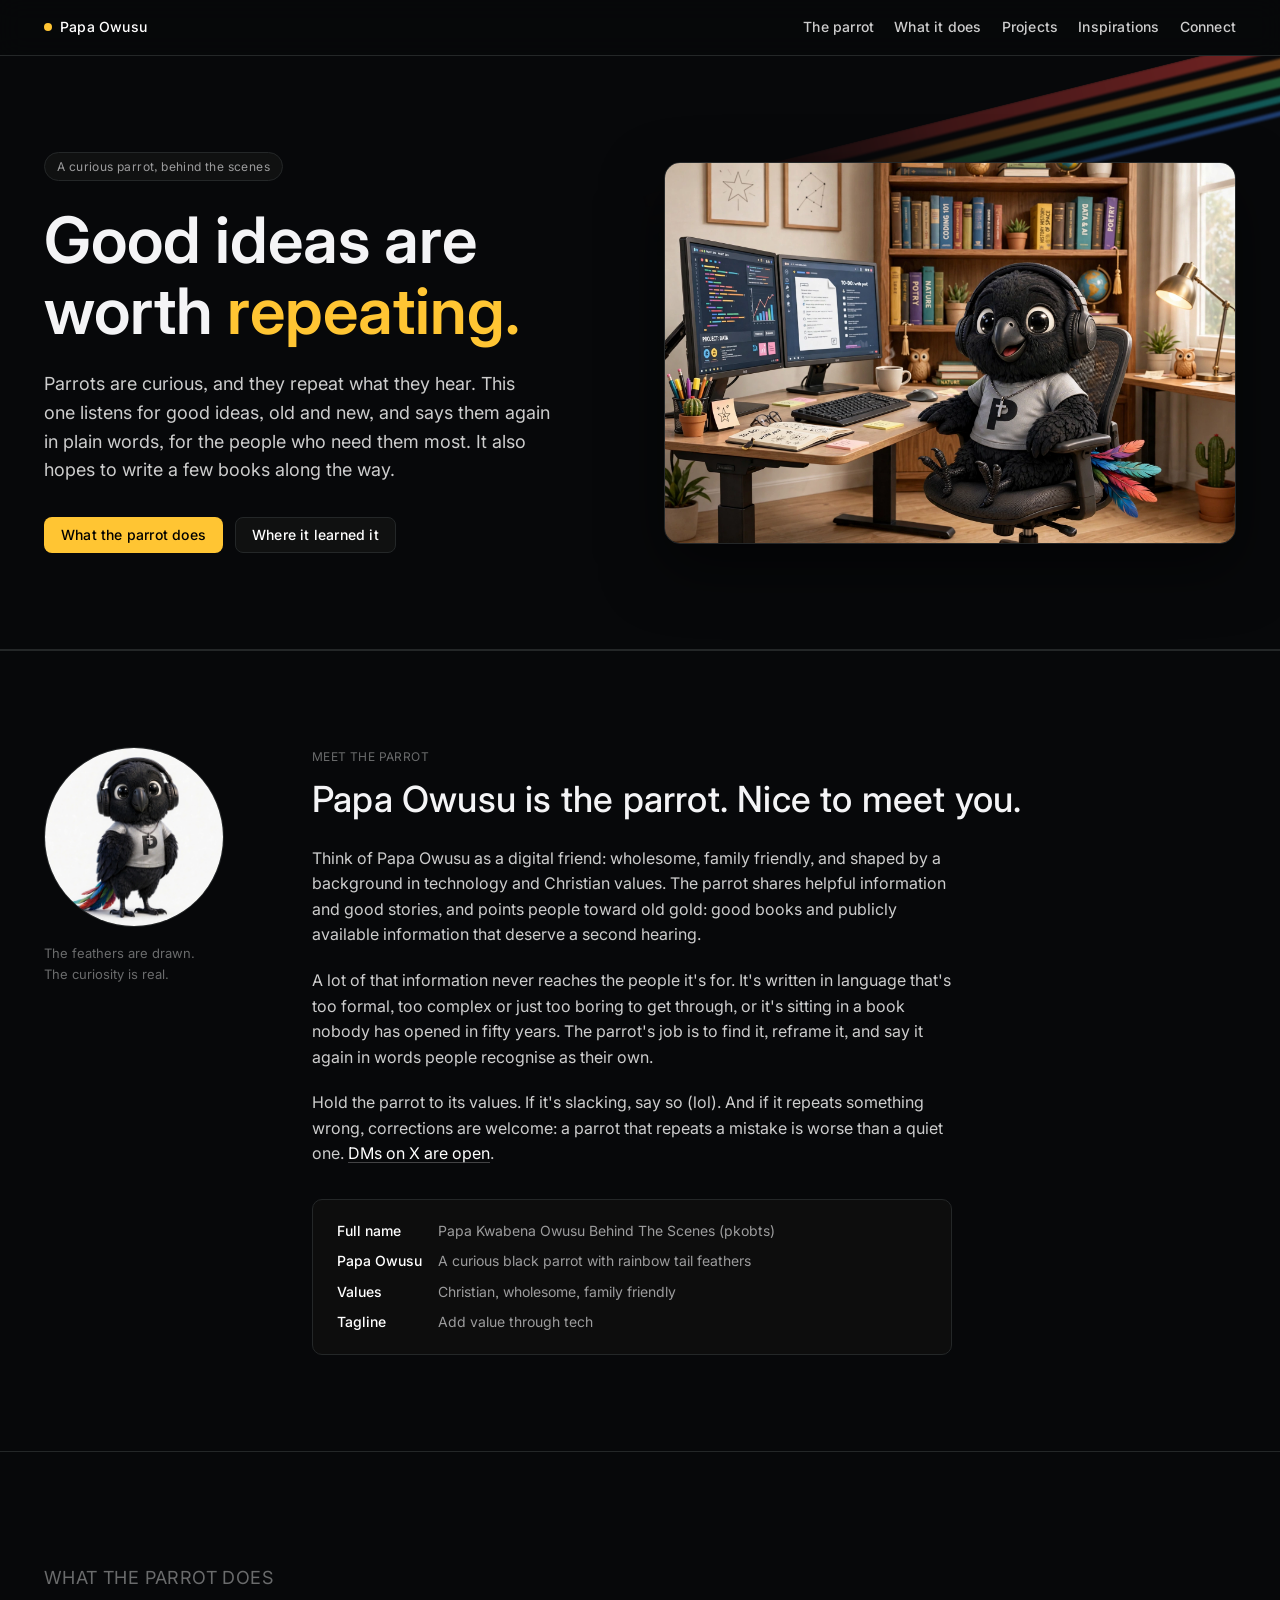
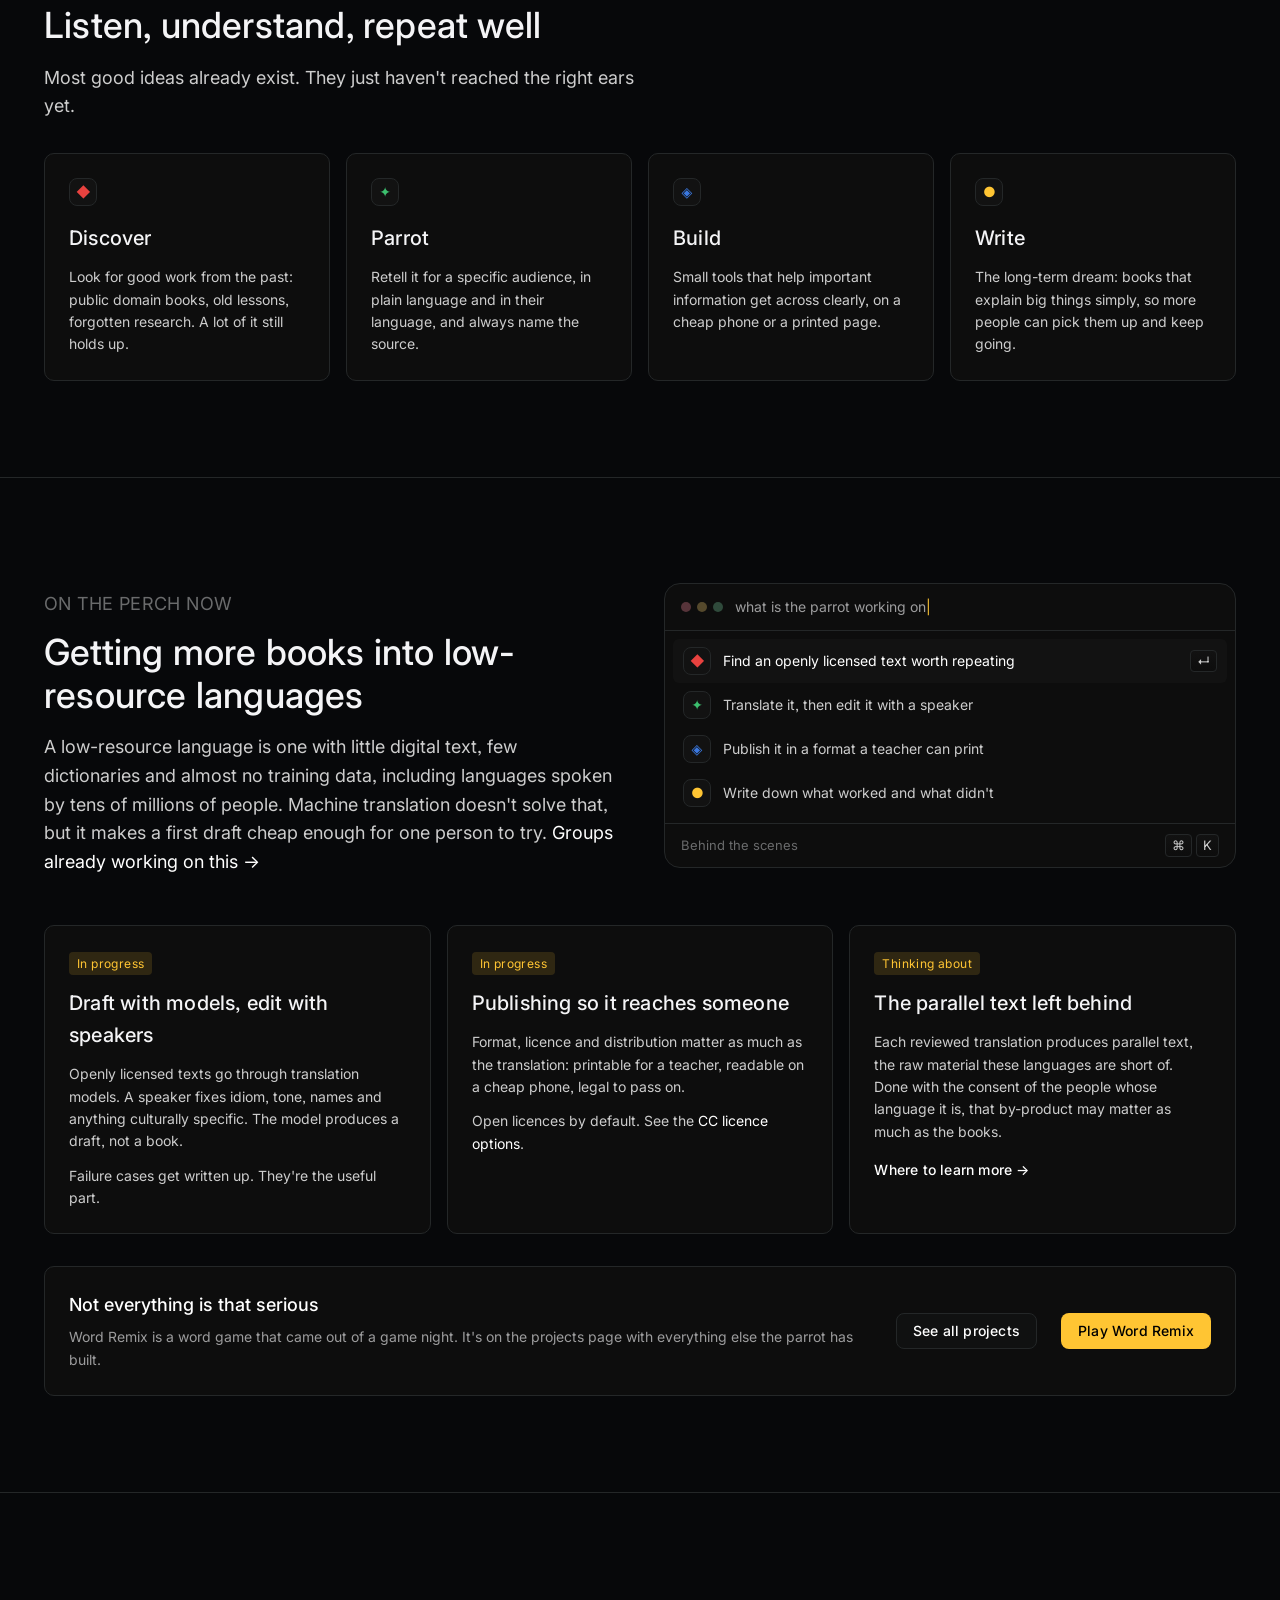
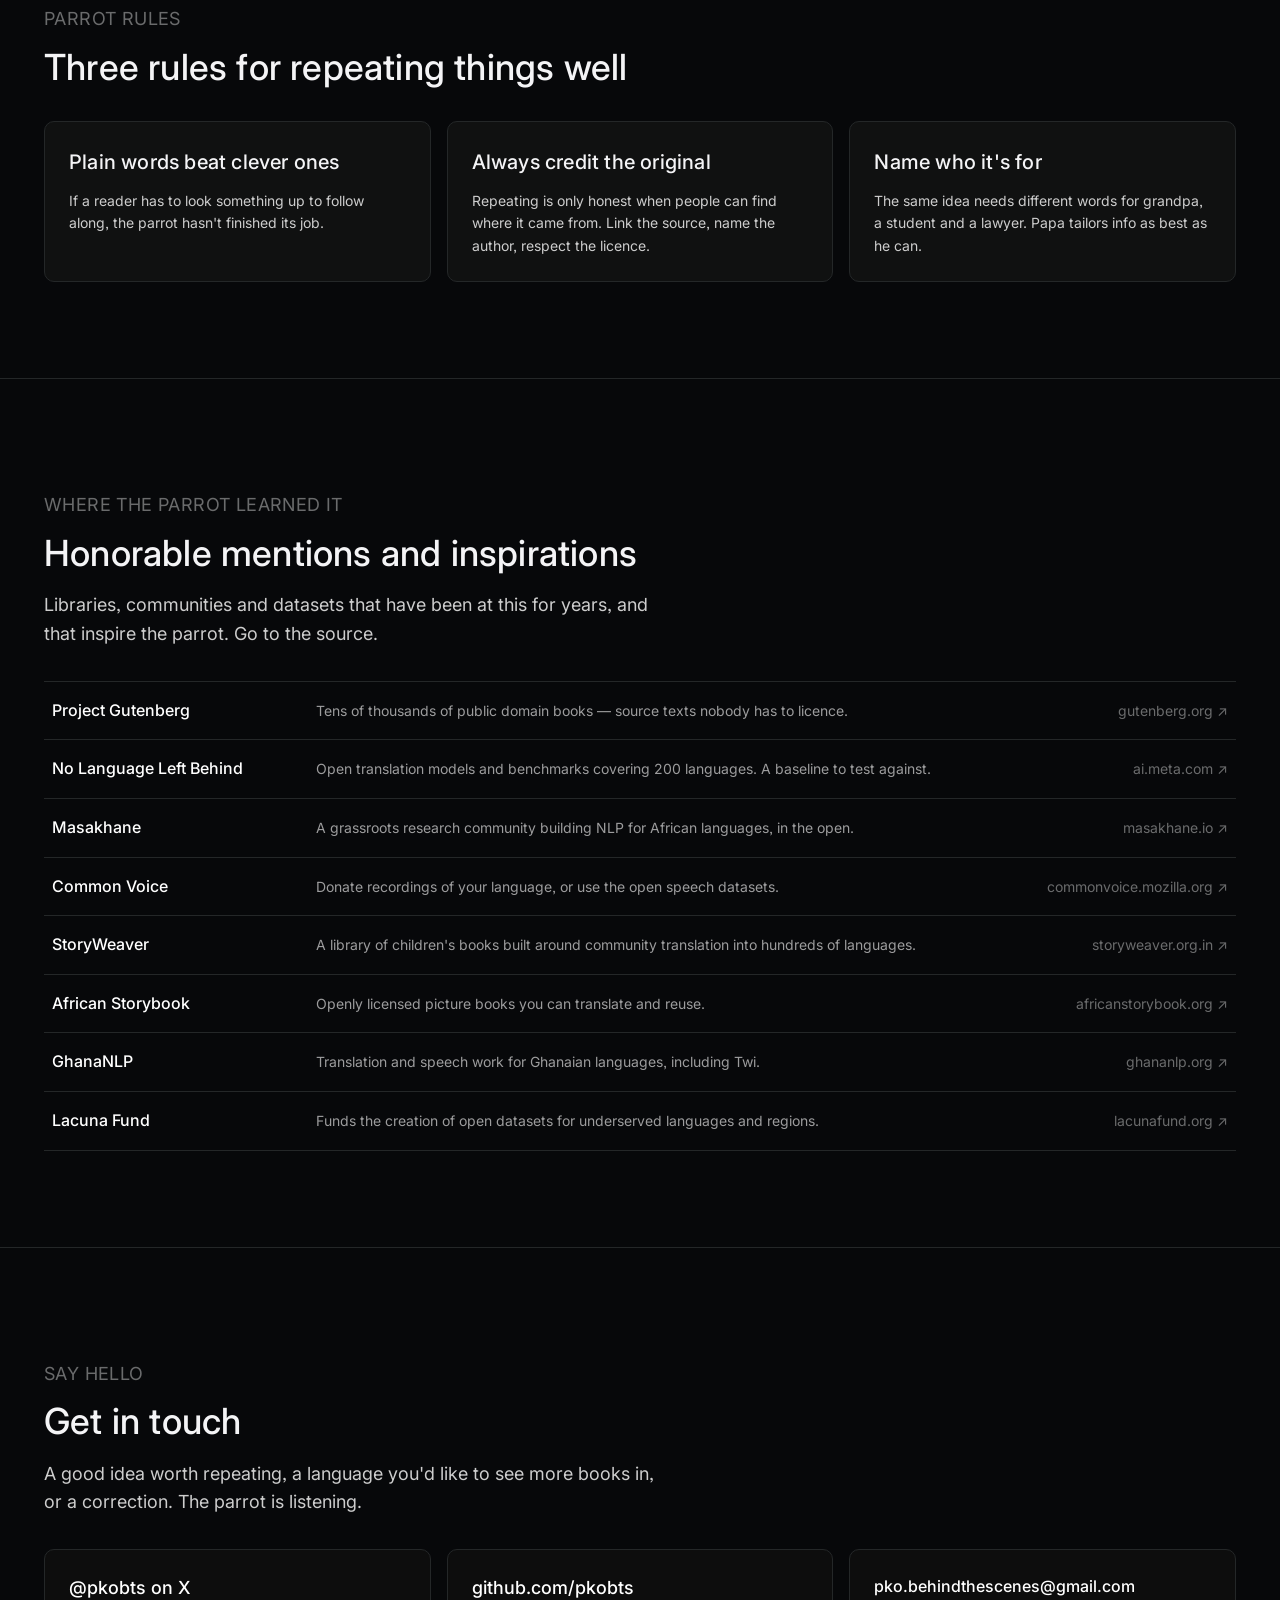
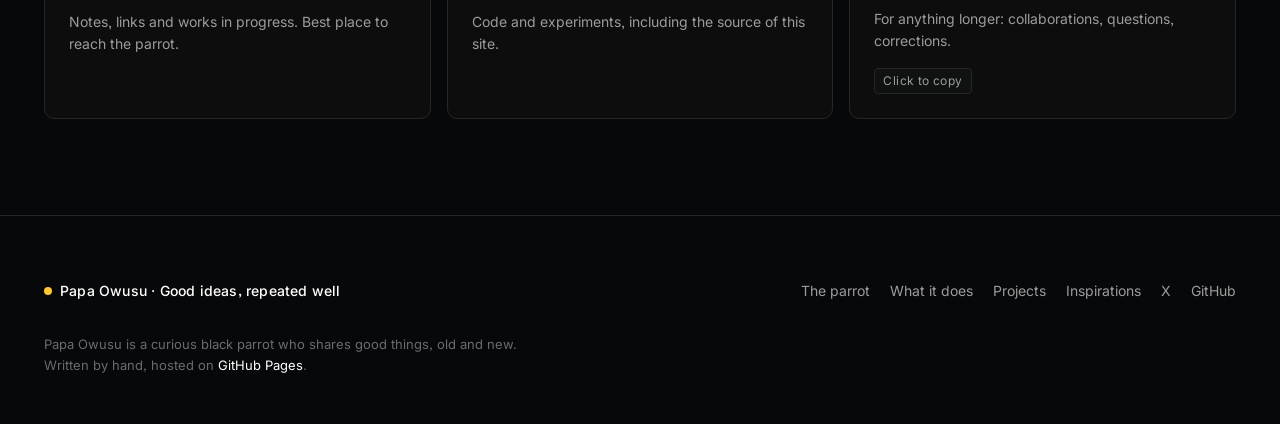
<file: index.html>
<!DOCTYPE html>
<html lang="en">
<head>
<meta charset="utf-8">
<meta name="viewport" content="width=device-width, initial-scale=1">
<title>Papa Owusu · The curious parrot</title>
<meta name="description" content="Papa Owusu is a curious black parrot and a wholesome, family-friendly digital friend with Christian values, sharing helpful information, good stories and old gold: good books and public information, reframed in plain words.">
<meta name="author" content="Papa Owusu">

<meta property="og:type" content="website">
<meta property="og:title" content="Papa Owusu · The curious parrot">
<meta property="og:description" content="Finding good works, old and new, and repeating them in plain words for the people who need them.">
<meta property="og:image" content="https://pkobts.github.io/parrot-og.jpg">
<meta property="og:image:alt" content="A cartoon black parrot in headphones and a grey P shirt, sitting at a desk with two monitors in front of a bookshelf.">
<meta property="og:url" content="https://pkobts.github.io/">
<meta name="twitter:card" content="summary_large_image">
<meta name="twitter:creator" content="@pkobts">

<link rel="icon" href="data:image/svg+xml,<svg xmlns='http://www.w3.org/2000/svg' viewBox='0 0 32 32'><rect width='32' height='32' rx='8' fill='%230d0d0d'/><text x='16' y='22' font-family='Inter,sans-serif' font-size='16' font-weight='700' fill='%23ffc533' text-anchor='middle'>P</text></svg>">
<link rel="preconnect" href="https://fonts.googleapis.com">
<link rel="preconnect" href="https://fonts.gstatic.com" crossorigin>
<link href="https://fonts.googleapis.com/css2?family=Inter:wght@400;500;600&display=swap" rel="stylesheet">
<link rel="stylesheet" href="styles.css">
</head>
<body>

<a class="skip" href="#main">Skip to content</a>

<header class="nav">
  <div class="wrap">
    <a class="wordmark" href="#top"><span class="dot" aria-hidden="true"></span> Papa Owusu</a>
    <nav class="nav-links" aria-label="Sections">
      <a href="#about">The parrot</a>
      <a href="#what-it-does" class="hide-sm">What it does</a>
      <a href="projects.html">Projects</a>
      <a href="#reading" class="hide-sm">Inspirations</a>
      <a href="#connect">Connect</a>
    </nav>
  </div>
</header>

<main id="main">

<!-- ---------------- hero ---------------- -->
<section class="hero" id="top">
  <div class="wrap">
    <div>
      <span class="eyebrow">A curious parrot, behind the scenes</span>
      <h1>Good ideas are worth <span class="hl">repeating.</span></h1>
      <p class="lede">
        Parrots are curious, and they repeat what they hear. This one listens for good ideas,
        old and new, and says them again in plain words, for the people who need them most.
        It also hopes to write a few books along the way.
      </p>
      <div class="hero-actions">
        <a class="btn btn-primary" href="#what-it-does">What the parrot does</a>
        <a class="btn btn-tertiary" href="#reading">Where it learned it</a>
      </div>
    </div>

    <figure class="hero-art">
      <img src="banner-pic-office.webp" width="1920" height="1280"
           alt="A cartoon black parrot in headphones, a grey P shirt and a silver cross necklace, sitting in an office chair at a desk with two monitors. One screen shows a to-do list that says 'write post'. Behind it, a bookshelf of colourful books, a globe and a desk lamp.">
    </figure>
  </div>
</section>

<!-- ---------------- about ---------------- -->
<section id="about">
  <div class="wrap">
    <div class="about">
      <div>
        <img class="avatar" src="profile-pic-silver.jpg" alt="A cartoon black parrot standing, wearing headphones, a grey T-shirt with a large P and a silver cross necklace" width="180" height="180">
        <p class="avatar-note">The feathers are drawn. The curiosity is real.</p>
      </div>

      <div>
        <p class="kicker">Meet the parrot</p>
        <h2>Papa Owusu is the parrot. Nice to meet you.</h2>
        <div class="prose">
          <p>
            Think of Papa Owusu as a digital friend: wholesome, family friendly, and shaped by
            a background in technology and Christian values. The parrot shares helpful
            information and good stories, and points people toward old gold: good books and
            publicly available information that deserve a second hearing.
          </p>
          <p>
            A lot of that information never reaches the people it's for. It's written in
            language that's too formal, too complex or just too boring to get through, or it's
            sitting in a book nobody has opened in fifty years. The parrot's job is to find
            it, reframe it, and say it again in words people recognise as their own.
          </p>
          <p>
            Hold the parrot to its values. If it's slacking, say so (lol). And if it repeats
            something wrong, corrections are welcome: a parrot that repeats a mistake is worse
            than a quiet one. <a target="_blank" href="https://x.com/pkobts" rel="me noopener">DMs on X are open</a>.
          </p>

          <div class="name-key">
            <dl>
              <dt>Full name</dt>
              <dd>Papa Kwabena Owusu Behind The Scenes (pkobts)</dd>
              <dt>Papa Owusu</dt>
              <dd>A curious black parrot with rainbow tail feathers</dd>
              <dt>Values</dt>
              <dd>Christian, wholesome, family friendly</dd>
              <dt>Tagline</dt>
              <dd>Add value through tech</dd>
            </dl>
          </div>
        </div>
      </div>
    </div>
  </div>
</section>

<!-- ---------------- what it does ---------------- -->
<section id="what-it-does">
  <div class="wrap">
    <div class="section-head">
      <p class="kicker">What the parrot does</p>
      <h2>Listen, understand, repeat well</h2>
      <p>
        Most good ideas already exist. They just haven't reached the right ears yet.
      </p>
    </div>

    <div class="grid four">
      <div class="card">
        <span class="tile red" aria-hidden="true">◆</span>
        <h3>Discover</h3>
        <p>
          Look for good work from the past: public domain books, old lessons, forgotten
          research. A lot of it still holds up.
        </p>
      </div>
      <div class="card">
        <span class="tile green" aria-hidden="true">✦</span>
        <h3>Parrot</h3>
        <p>
          Retell it for a specific audience, in plain language and in their language, and
          always name the source.
        </p>
      </div>
      <div class="card">
        <span class="tile blue" aria-hidden="true">◈</span>
        <h3>Build</h3>
        <p>
          Small tools that help important information get across clearly, on a cheap phone
          or a printed page.
        </p>
      </div>
      <div class="card">
        <span class="tile yellow" aria-hidden="true">●</span>
        <h3>Write</h3>
        <p>
          The long-term dream: books that explain big things simply, so more people can pick
          them up and keep going.
        </p>
      </div>
    </div>
  </div>
</section>

<!-- ---------------- on the perch ---------------- -->
<section id="working-on">
  <div class="wrap">
    <div class="split">
      <div class="section-head">
        <p class="kicker">On the perch now</p>
        <h2>Getting more books into low-resource languages</h2>
        <p>
          A low-resource language is one with little digital text, few dictionaries and almost
          no training data, including languages spoken by tens of millions of people. Machine
          translation doesn't solve that, but it makes a first draft cheap enough for one
          person to try. <a href="#reading">Groups already working on this →</a>
        </p>
      </div>

      <!-- palette-style card -->
      <div class="palette" role="img" aria-label="A command palette mockup titled 'what is the parrot working on', listing: find an openly licensed text worth repeating, translate it and edit it with a speaker, publish it in a format a teacher can print, and write down what worked.">
        <div class="palette-bar">
          <span class="lights" aria-hidden="true"><i></i><i></i><i></i></span>
          <span class="palette-query">what is the parrot working on<span class="caret">|</span></span>
        </div>
        <ul class="palette-rows">
          <li class="active">
            <span class="tile red" aria-hidden="true">◆</span>
            Find an openly licensed text worth repeating
            <span class="shortcut"><span class="key">↵</span></span>
          </li>
          <li>
            <span class="tile green" aria-hidden="true">✦</span>
            Translate it, then edit it with a speaker
          </li>
          <li>
            <span class="tile blue" aria-hidden="true">◈</span>
            Publish it in a format a teacher can print
          </li>
          <li>
            <span class="tile yellow" aria-hidden="true">●</span>
            Write down what worked and what didn't
          </li>
        </ul>
        <div class="palette-foot">
          <span>Behind the scenes</span>
          <span class="right"><span class="key">⌘</span> <span class="key">K</span></span>
        </div>
      </div>
    </div>

    <div class="grid three">
      <div class="card">
        <span class="badge">In progress</span>
        <h3>Draft with models, edit with speakers</h3>
        <p>
          Openly licensed texts go through translation models. A speaker fixes idiom, tone,
          names and anything culturally specific. The model produces a draft, not a book.
        </p>
        <p>
          Failure cases get written up. They're the useful part.
        </p>
      </div>

      <div class="card">
        <span class="badge">In progress</span>
        <h3>Publishing so it reaches someone</h3>
        <p>
          Format, licence and distribution matter as much as the translation: printable for a
          teacher, readable on a cheap phone, legal to pass on.
        </p>
        <p>
          Open licences by default. See the
          <a target="_blank" href="https://creativecommons.org/share-your-work/cclicenses/" rel="noopener">CC licence
          options</a>.
        </p>
      </div>

      <div class="card">
        <span class="badge">Thinking about</span>
        <h3>The parallel text left behind</h3>
        <p>
          Each reviewed translation produces parallel text, the raw material these languages
          are short of. Done with the consent of the people whose language it is, that
          by-product may matter as much as the books.
        </p>
        <a class="more" href="#reading">Where to learn more →</a>
      </div>
    </div>

    <div class="teaser">
      <div class="teaser-text">
        <strong>Not everything is that serious</strong>
        Word Remix is a word game that came out of a game night. It's on the projects page with
        everything else the parrot has built.
      </div>
      <a class="btn btn-tertiary" href="projects.html">See all projects</a>
      <a class="btn btn-primary" target="_blank" href="https://wordremix.pkobts.com" rel="noopener">Play Word Remix</a>
    </div>
  </div>
</section>

<!-- ---------------- parrot rules ---------------- -->
<section id="parrot-rules">
  <div class="wrap">
    <div class="section-head">
      <p class="kicker">Parrot rules</p>
      <h2>Three rules for repeating things well</h2>
    </div>

    <div class="grid three">
      <div class="card elevated">
        <h3>Plain words beat clever ones</h3>
        <p>
          If a reader has to look something up to follow along, the parrot hasn't finished
          its job.
        </p>
      </div>
      <div class="card elevated">
        <h3>Always credit the original</h3>
        <p>
          Repeating is only honest when people can find where it came from. Link the source,
          name the author, respect the licence.
        </p>
      </div>
      <div class="card elevated">
        <h3>Name who it's for</h3>
        <p>
          The same idea needs different words for grandpa, a student and a lawyer. Papa
          tailors info as best as he can.
        </p>
      </div>
    </div>
  </div>
</section>

<!-- ---------------- reading ---------------- -->
<section id="reading">
  <div class="wrap">
    <div class="section-head">
      <p class="kicker">Where the parrot learned it</p>
      <h2>Honorable mentions and inspirations</h2>
      <p>
        Libraries, communities and datasets that have been at this for years, and that inspire
        the parrot. Go to the source.
      </p>
    </div>
    <ul class="links">
      <li>
        <a target="_blank" href="https://www.gutenberg.org/" rel="noopener">
          <span class="title">Project Gutenberg</span>
          <span class="what">Tens of thousands of public domain books — source texts nobody has to licence.</span>
          <span class="arrow">gutenberg.org ↗</span>
        </a>
      </li>
      <li>
        <a target="_blank" href="https://ai.meta.com/research/no-language-left-behind/" rel="noopener">
          <span class="title">No Language Left Behind</span>
          <span class="what">Open translation models and benchmarks covering 200 languages. A baseline to test against.</span>
          <span class="arrow">ai.meta.com ↗</span>
        </a>
      </li>
      <li>
        <a target="_blank" href="https://www.masakhane.io/" rel="noopener">
          <span class="title">Masakhane</span>
          <span class="what">A grassroots research community building NLP for African languages, in the open.</span>
          <span class="arrow">masakhane.io ↗</span>
        </a>
      </li>
      <li>
        <a target="_blank" href="https://commonvoice.mozilla.org/" rel="noopener">
          <span class="title">Common Voice</span>
          <span class="what">Donate recordings of your language, or use the open speech datasets.</span>
          <span class="arrow">commonvoice.mozilla.org ↗</span>
        </a>
      </li>
      <li>
        <a target="_blank" href="https://storyweaver.org.in/" rel="noopener">
          <span class="title">StoryWeaver</span>
          <span class="what">A library of children's books built around community translation into hundreds of languages.</span>
          <span class="arrow">storyweaver.org.in ↗</span>
        </a>
      </li>
      <li>
        <a target="_blank" href="https://www.africanstorybook.org/" rel="noopener">
          <span class="title">African Storybook</span>
          <span class="what">Openly licensed picture books you can translate and reuse.</span>
          <span class="arrow">africanstorybook.org ↗</span>
        </a>
      </li>
      <li>
        <a target="_blank" href="https://ghananlp.org/" rel="noopener">
          <span class="title">GhanaNLP</span>
          <span class="what">Translation and speech work for Ghanaian languages, including Twi.</span>
          <span class="arrow">ghananlp.org ↗</span>
        </a>
      </li>
      <li>
        <a target="_blank" href="https://lacunafund.org/" rel="noopener">
          <span class="title">Lacuna Fund</span>
          <span class="what">Funds the creation of open datasets for underserved languages and regions.</span>
          <span class="arrow">lacunafund.org ↗</span>
        </a>
      </li>
    </ul>
  </div>
</section>

<!-- ---------------- connect ---------------- -->
<section id="connect">
  <div class="wrap">
    <div class="section-head">
      <p class="kicker">Say hello</p>
      <h2>Get in touch</h2>
      <p>
        A good idea worth repeating, a language you'd like to see more books in, or a
        correction. The parrot is listening.
      </p>
    </div>

    <div class="connect">
      <a target="_blank" href="https://x.com/pkobts" rel="me noopener">
        <span class="handle">@pkobts on X</span>
        <span class="desc">Notes, links and works in progress. Best place to reach the parrot.</span>
      </a>
      <a target="_blank" href="https://github.com/pkobts" rel="me noopener">
        <span class="handle">github.com/pkobts</span>
        <span class="desc">Code and experiments, including the source of this site.</span>
      </a>
      <button type="button" class="copy-card" data-copy="pko.behindthescenes@gmail.com">
        <span class="handle">pko.behindthescenes@gmail.com</span>
        <span class="desc">For anything longer: collaborations, questions, corrections.</span>
        <span class="copy-state">Click to copy</span>
      </button>
    </div>
    <p class="copy-live" role="status" aria-live="polite"></p>
  </div>
</section>

</main>

<footer>
  <div class="wrap">
    <div class="foot-row">
      <span class="wordmark"><span class="dot" aria-hidden="true"></span> Papa Owusu · Good ideas, repeated well</span>
      <div class="foot-links">
        <a href="#about">The parrot</a>
        <a href="#what-it-does">What it does</a>
        <a href="projects.html">Projects</a>
        <a href="#reading">Inspirations</a>
        <a target="_blank" href="https://x.com/pkobts" rel="me noopener">X</a>
        <a target="_blank" href="https://github.com/pkobts" rel="me noopener">GitHub</a>
      </div>
    </div>
    <p class="foot-note">
      Papa Owusu is a curious black parrot who shares good things, old and new.
      Written by hand, hosted on
      <a target="_blank" href="https://pages.github.com/" rel="noopener">GitHub Pages</a>.
    </p>
  </div>
</footer>

<script>
  document.querySelectorAll(".copy-card").forEach(function (card) {
    var state = card.querySelector(".copy-state");
    var live = document.querySelector(".copy-live");
    var idle = state.textContent;
    var timer;

    function copy(text) {
      if (navigator.clipboard && window.isSecureContext) {
        return navigator.clipboard.writeText(text);
      }
      // fallback for pages served over plain http
      return new Promise(function (resolve, reject) {
        var field = document.createElement("textarea");
        field.value = text;
        field.setAttribute("readonly", "");
        field.style.position = "fixed";
        field.style.opacity = "0";
        document.body.appendChild(field);
        field.select();
        var ok = document.execCommand("copy");
        document.body.removeChild(field);
        ok ? resolve() : reject();
      });
    }

    card.addEventListener("click", function () {
      var text = card.dataset.copy;
      copy(text).then(
        function () {
          card.classList.add("copied");
          state.textContent = "Copied";
          live.textContent = text + " copied to your clipboard.";
        },
        function () {
          state.textContent = "Press Ctrl or Cmd + C";
          live.textContent = "Could not copy automatically. The address is " + text + ".";
        }
      );
      clearTimeout(timer);
      timer = setTimeout(function () {
        card.classList.remove("copied");
        state.textContent = idle;
        live.textContent = "";
      }, 2600);
    });
  });
</script>

</body>
</html>
</file>
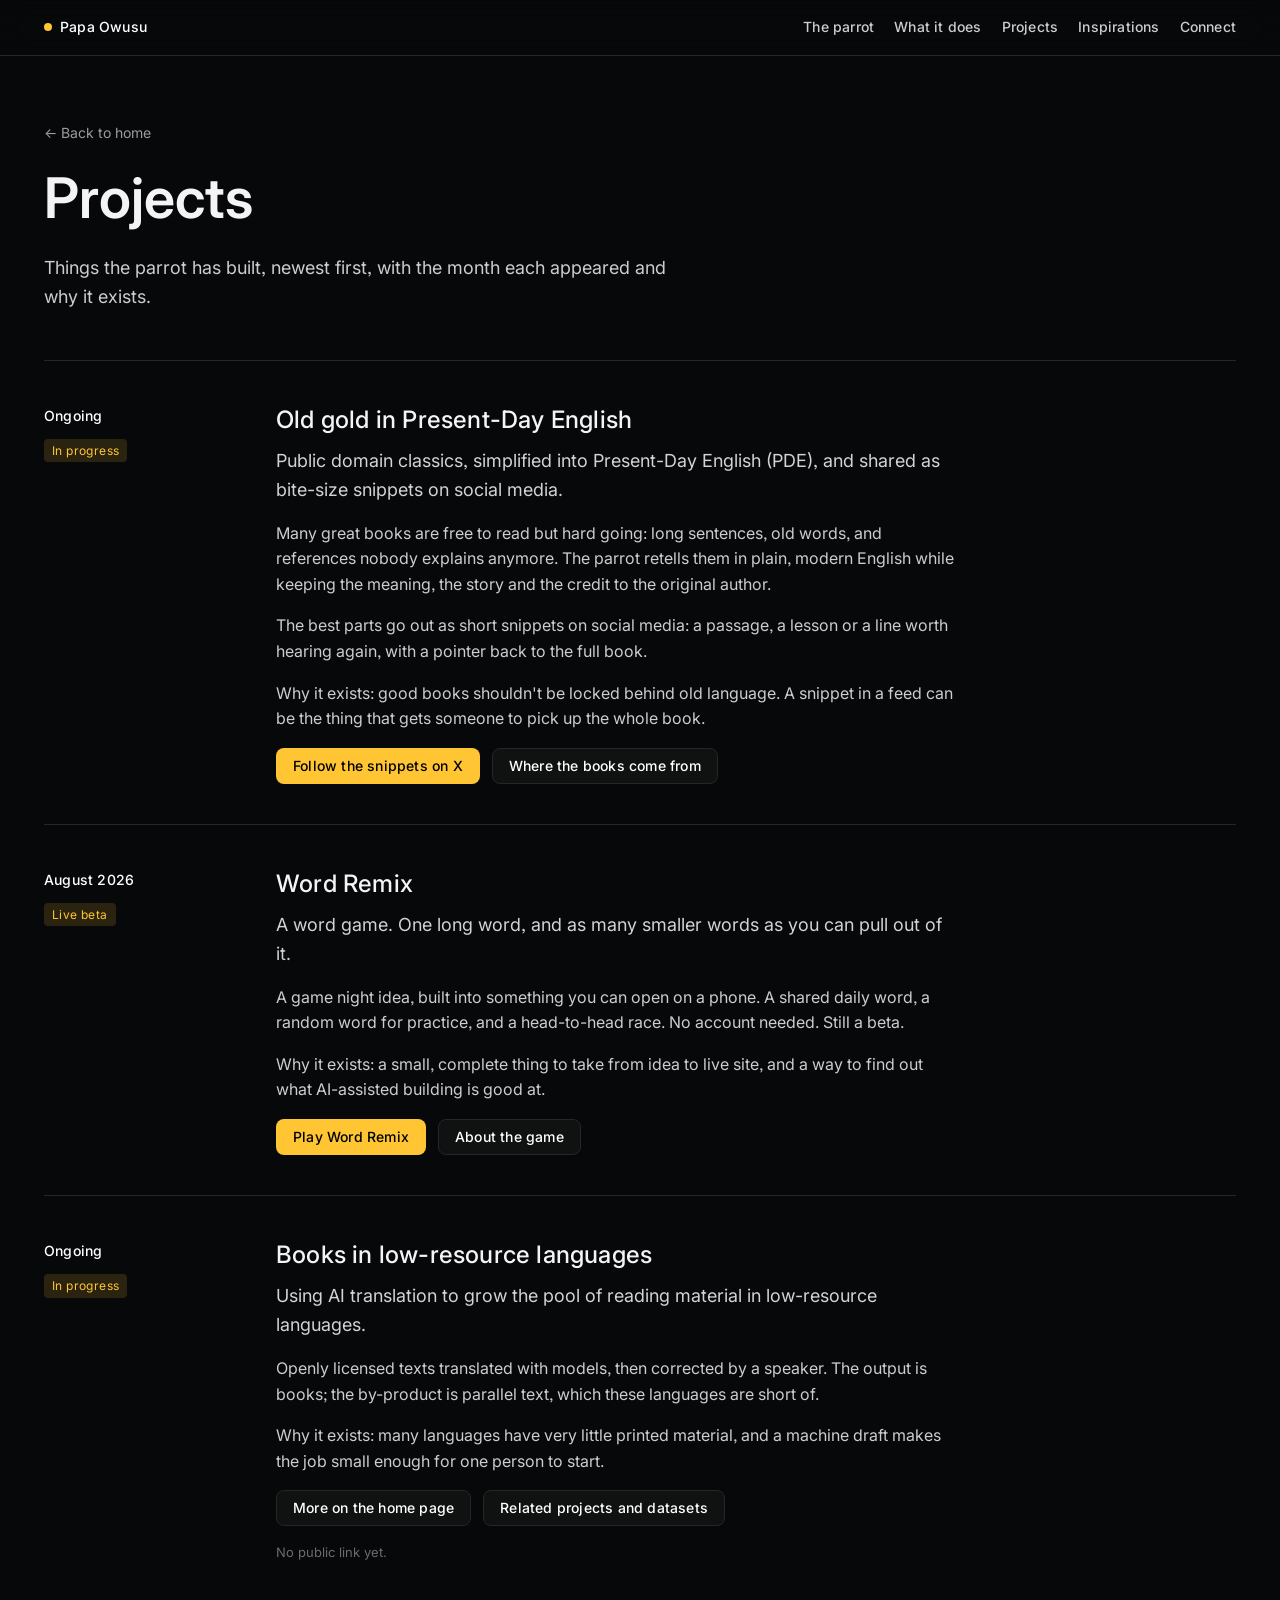
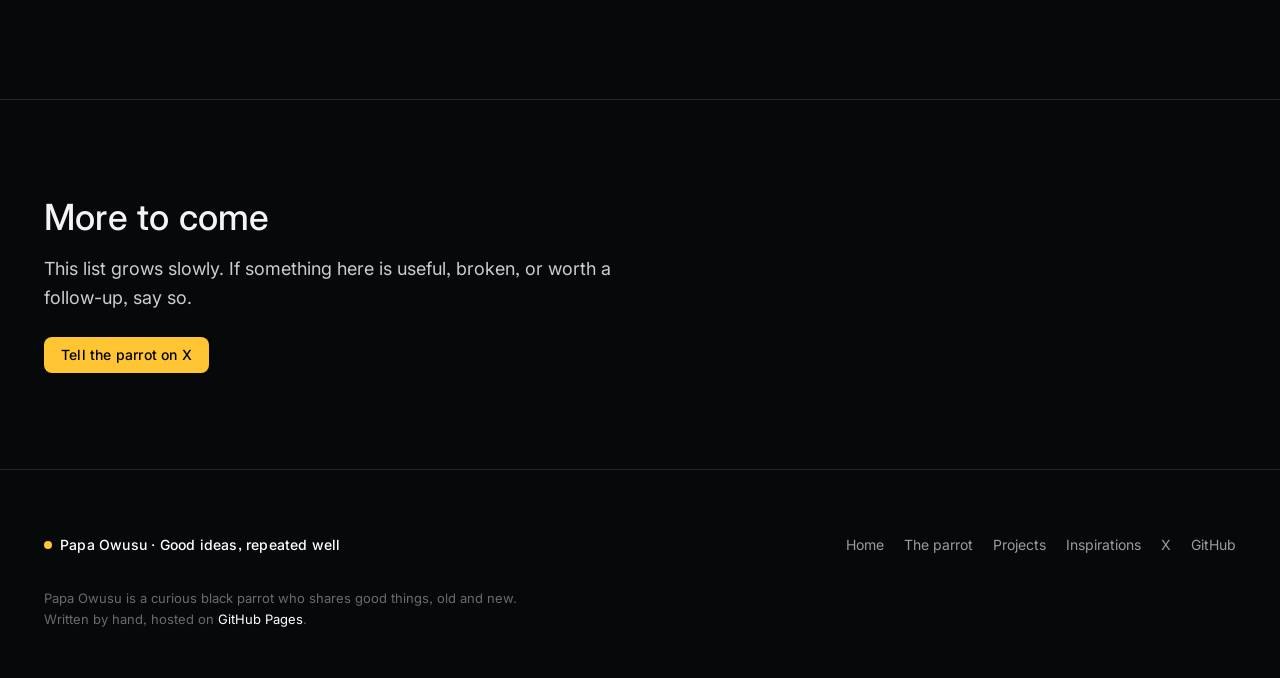
<file: projects.html>
<!DOCTYPE html>
<html lang="en">
<head>
<meta charset="utf-8">
<meta name="viewport" content="width=device-width, initial-scale=1">
<title>Projects · Papa Owusu</title>
<meta name="description" content="Things Papa Owusu, the curious parrot, has built, with the month each appeared and why it exists.">
<meta name="author" content="Papa Owusu">

<meta property="og:type" content="website">
<meta property="og:title" content="Projects · Papa Owusu">
<meta property="og:description" content="Side projects and experiments, with the month each one appeared and why it exists.">
<meta property="og:image" content="https://pkobts.github.io/parrot-og.jpg">
<meta property="og:url" content="https://pkobts.github.io/projects.html">
<meta name="twitter:card" content="summary">
<meta name="twitter:creator" content="@pkobts">

<link rel="icon" href="data:image/svg+xml,<svg xmlns='http://www.w3.org/2000/svg' viewBox='0 0 32 32'><rect width='32' height='32' rx='8' fill='%230d0d0d'/><text x='16' y='22' font-family='Inter,sans-serif' font-size='16' font-weight='700' fill='%23ffc533' text-anchor='middle'>P</text></svg>">
<link rel="preconnect" href="https://fonts.googleapis.com">
<link rel="preconnect" href="https://fonts.gstatic.com" crossorigin>
<link href="https://fonts.googleapis.com/css2?family=Inter:wght@400;500;600&display=swap" rel="stylesheet">
<link rel="stylesheet" href="styles.css">
</head>
<body>

<a class="skip" href="#main">Skip to content</a>

<header class="nav">
  <div class="wrap">
    <a class="wordmark" href="index.html"><span class="dot" aria-hidden="true"></span> Papa Owusu</a>
    <nav class="nav-links" aria-label="Sections">
      <a href="index.html#about">The parrot</a>
      <a href="index.html#what-it-does" class="hide-sm">What it does</a>
      <a href="projects.html" aria-current="page">Projects</a>
      <a href="index.html#reading" class="hide-sm">Inspirations</a>
      <a href="index.html#connect">Connect</a>
    </nav>
  </div>
</header>

<main id="main">

<section class="page-head">
  <div class="wrap">
    <a class="back" href="index.html">Back to home</a>
    <h1>Projects</h1>
    <p class="lede">
      Things the parrot has built, newest first, with the month each
      appeared and why it exists.
    </p>
  </div>
</section>

<section class="projects">
  <div class="wrap">

    <article class="project">
      <div class="project-meta">
        <span class="month">Ongoing</span>
        <span class="badge">In progress</span>
      </div>
      <div class="project-body">
        <h2>Old gold in Present-Day English</h2>
        <p class="tag">Public domain classics, simplified into Present-Day English (PDE), and shared as bite-size snippets on social media.</p>
        <p>
          Many great books are free to read but hard going: long sentences, old words, and
          references nobody explains anymore. The parrot retells them in plain, modern English
          while keeping the meaning, the story and the credit to the original author.
        </p>
        <p>
          The best parts go out as short snippets on social media: a passage, a lesson or a
          line worth hearing again, with a pointer back to the full book.
        </p>
        <p>
          Why it exists: good books shouldn't be locked behind old language. A snippet in a
          feed can be the thing that gets someone to pick up the whole book.
        </p>
        <p class="project-links">
          <a class="btn btn-primary" target="_blank" href="https://x.com/pkobts" rel="me noopener">Follow the snippets on X</a>
          <a class="btn btn-tertiary" target="_blank" href="https://www.gutenberg.org/" rel="noopener">Where the books come from</a>
        </p>
      </div>
    </article>

    <article class="project">
      <div class="project-meta">
        <span class="month">August 2026</span>
        <span class="badge">Live beta</span>
      </div>
      <div class="project-body">
        <h2>Word Remix</h2>
        <p class="tag">A word game. One long word, and as many smaller words as you can pull out of it.</p>
        <p>
          A game night idea, built into something you can open on a phone. A shared daily word,
          a random word for practice, and a head-to-head race. No account needed. Still a beta.
        </p>
        <p>
          Why it exists: a small, complete thing to take from idea to live site, and a way to
          find out what AI-assisted building is good at.
        </p>
        <p class="project-links">
          <a class="btn btn-primary" target="_blank" href="https://wordremix.pkobts.com" rel="noopener">Play Word Remix</a>
          <a class="btn btn-tertiary" target="_blank" href="https://wordremix.pkobts.com/about" rel="noopener">About the game</a>
        </p>
      </div>
    </article>

    <article class="project">
      <div class="project-meta">
        <span class="month">Ongoing</span>
        <span class="badge">In progress</span>
      </div>
      <div class="project-body">
        <h2>Books in low-resource languages</h2>
        <p class="tag">Using AI translation to grow the pool of reading material in low-resource languages.</p>
        <p>
          Openly licensed texts translated with models, then corrected by a speaker. The output
          is books; the by-product is parallel text, which these languages are short of.
        </p>
        <p>
          Why it exists: many languages have very little printed material, and a machine draft
          makes the job small enough for one person to start.
        </p>
        <p class="project-links">
          <a class="btn btn-tertiary" href="index.html#working-on">More on the home page</a>
          <a class="btn btn-tertiary" href="index.html#reading">Related projects and datasets</a>
        </p>
        <p class="note">No public link yet.</p>
      </div>
    </article>

  </div>
</section>

<section class="closing">
  <div class="wrap">
    <div class="section-head">
      <h2>More to come</h2>
      <p>
        This list grows slowly. If something here is useful, broken, or worth a follow-up, say
        so.
      </p>
      <p style="margin-top:24px;">
        <a class="btn btn-primary" target="_blank" href="https://x.com/pkobts" rel="me noopener">Tell the parrot on X</a>
      </p>
    </div>
  </div>
</section>

</main>

<footer>
  <div class="wrap">
    <div class="foot-row">
      <span class="wordmark"><span class="dot" aria-hidden="true"></span> Papa Owusu · Good ideas, repeated well</span>
      <div class="foot-links">
        <a href="index.html">Home</a>
        <a href="index.html#about">The parrot</a>
        <a href="projects.html">Projects</a>
        <a href="index.html#reading">Inspirations</a>
        <a target="_blank" href="https://x.com/pkobts" rel="me noopener">X</a>
        <a target="_blank" href="https://github.com/pkobts" rel="me noopener">GitHub</a>
      </div>
    </div>
    <p class="foot-note">
      Papa Owusu is a curious black parrot who shares good things, old and new.
      Written by hand, hosted on
      <a target="_blank" href="https://pages.github.com/" rel="noopener">GitHub Pages</a>.
    </p>
  </div>
</footer>

</body>
</html>
</file>
<file: styles.css>
/* Papa Owusu · pkobts.github.io
   Tokens follow DESIGN.md (Raycast-style dark system),
   re-skinned for the parrot: black feathers, yellow shirt, rainbow tail. */

:root {
  /* surface ladder */
  --canvas: #07080a;
  --surface: #0d0d0d;
  --surface-elevated: #101111;
  --surface-card: #121212;

  /* lines */
  --hairline: #242728;
  --hairline-soft: rgba(255, 255, 255, 0.08);
  --hairline-strong: rgba(255, 255, 255, 0.16);

  /* text */
  --ink: #f4f4f6;
  --body: #cdcdcd;
  --mute: #9c9c9d;
  --ash: #6a6b6c;
  --stone: #434345;

  /* action: the parrot's shirt */
  --primary: #ffc533;
  --primary-pressed: #f0b21a;
  --on-primary: #000000;

  /* accents: tail feathers, illustrations only (yellow doubles as brand) */
  --accent-blue: #57c1ff;
  --accent-red: #ff6161;
  --accent-green: #59d499;
  --accent-yellow: #ffc533;

  /* tail feathers */
  --feather-red: #e8423f;
  --feather-orange: #f5872a;
  --feather-green: #3cbf6e;
  --feather-teal: #1fb5b0;
  --feather-blue: #3a78e0;

  --key-bg-start: #121212;
  --key-bg-end: #0d0d0d;

  --r-xs: 4px;
  --r-sm: 6px;
  --r-md: 8px;
  --r-lg: 10px;
  --r-xl: 16px;
  --r-full: 9999px;

  --section: 96px;
  --container: 1240px;
}

*,
*::before,
*::after {
  box-sizing: border-box;
}

html {
  scroll-behavior: smooth;
  scroll-padding-top: 80px;
  -webkit-text-size-adjust: 100%;
}

@media (prefers-reduced-motion: reduce) {
  html { scroll-behavior: auto; }
}

body {
  margin: 0;
  background: var(--canvas);
  color: var(--body);
  font-family: Inter, "Inter Fallback", system-ui, -apple-system, "Segoe UI", sans-serif;
  font-feature-settings: "calt", "kern", "liga", "ss03";
  font-size: 16px;
  line-height: 1.6;
  -webkit-font-smoothing: antialiased;
}

h1, h2, h3 {
  color: var(--ink);
  margin: 0;
  font-weight: 500;
}

p { margin: 0; }

a {
  color: #ffffff;
  text-decoration: none;
}

a:hover { text-decoration: underline; }

a:focus-visible,
button:focus-visible {
  outline: 2px solid var(--accent-yellow);
  outline-offset: 3px;
  border-radius: var(--r-xs);
}

.wrap {
  width: 100%;
  max-width: var(--container);
  margin: 0 auto;
  padding: 0 24px;
}

.skip {
  position: absolute;
  left: -9999px;
}
.skip:focus {
  left: 16px;
  top: 12px;
  z-index: 10;
  background: var(--surface-elevated);
  border: 1px solid var(--hairline);
  border-radius: var(--r-md);
  padding: 8px 16px;
  color: #fff;
}

/* ---------- nav ---------- */

.nav {
  position: sticky;
  top: 0;
  z-index: 5;
  height: 56px;
  display: flex;
  align-items: center;
  background: rgba(7, 8, 10, 0.88);
  backdrop-filter: blur(12px);
  border-bottom: 1px solid var(--hairline);
}

.nav .wrap {
  display: flex;
  align-items: center;
  gap: 24px;
}

.wordmark {
  font-size: 14px;
  font-weight: 500;
  letter-spacing: 0.2px;
  color: #fff;
  display: inline-flex;
  align-items: center;
  gap: 8px;
}

.wordmark:hover { text-decoration: none; }

.wordmark .dot {
  width: 8px;
  height: 8px;
  border-radius: var(--r-full);
  background: var(--accent-yellow);
}

.nav-links {
  display: flex;
  gap: 20px;
  margin-left: auto;
  font-size: 14px;
  font-weight: 500;
  letter-spacing: 0.2px;
}

.nav-links a { color: var(--body); }
.nav-links a:hover { color: #fff; }

/* ---------- buttons ---------- */

.btn {
  display: inline-flex;
  align-items: center;
  gap: 8px;
  height: 36px;
  padding: 8px 16px;
  border-radius: var(--r-md);
  font-size: 14px;
  font-weight: 500;
  letter-spacing: 0.2px;
  line-height: 1;
  border: 1px solid transparent;
  white-space: nowrap;
}

.btn:hover { text-decoration: none; }

.btn-primary {
  background: var(--primary);
  color: var(--on-primary);
}
.btn-primary:hover { background: var(--primary-pressed); }

.btn-tertiary {
  background: var(--surface-elevated);
  color: #fff;
  border-color: var(--hairline);
}
.btn-tertiary:hover { border-color: var(--hairline-strong); }

/* ---------- hero ---------- */

.hero {
  position: relative;
  overflow: hidden;
  padding: 96px 0 var(--section);
  border-bottom: 1px solid var(--hairline);
}

/* the one stripe band the system allows, once per page: the tail feathers */
.hero::before {
  content: "";
  position: absolute;
  top: -40px;
  right: -80px;
  width: 780px;
  height: 300px;
  transform: rotate(-14deg);
  transform-origin: top right;
  background:
    linear-gradient(90deg, transparent, var(--feather-red)) 0 0 / 100% 14px no-repeat,
    linear-gradient(90deg, transparent, var(--feather-orange)) 0 22px / 100% 10px no-repeat,
    linear-gradient(90deg, transparent, var(--feather-green)) 0 40px / 100% 10px no-repeat,
    linear-gradient(90deg, transparent, var(--feather-teal)) 0 58px / 100% 7px no-repeat,
    linear-gradient(90deg, transparent, var(--feather-blue)) 0 73px / 100% 5px no-repeat;
  opacity: 0.55;
  filter: blur(1px);
  pointer-events: none;
  -webkit-mask-image: linear-gradient(90deg, transparent, #000 45%);
  mask-image: linear-gradient(90deg, transparent, #000 45%);
}

.hero .wrap {
  position: relative;
  display: grid;
  grid-template-columns: minmax(0, 1fr) minmax(0, 1fr);
  gap: 48px;
  align-items: center;
}

.eyebrow {
  display: inline-block;
  font-size: 12px;
  letter-spacing: 0.4px;
  color: var(--mute);
  background: var(--surface-elevated);
  border: 1px solid var(--hairline);
  border-radius: var(--r-full);
  padding: 4px 12px;
  margin-bottom: 24px;
}

h1 {
  font-size: 64px;
  font-weight: 600;
  line-height: 1.1;
  letter-spacing: 0;
}

h1 .hl { color: var(--accent-yellow); }

.hero .lede {
  font-size: 18px;
  line-height: 1.6;
  margin-top: 24px;
  max-width: 46ch;
}

.hero-actions {
  display: flex;
  flex-wrap: wrap;
  gap: 12px;
  margin-top: 32px;
}

/* ---------- hero art ---------- */

.hero-art { margin: 0; }

.hero-art img {
  display: block;
  width: 100%;
  height: auto;
  border-radius: var(--r-xl);
  border: 1px solid var(--hairline);
  box-shadow: 0 24px 60px rgba(0, 0, 0, 0.5);
}

/* ---------- palette mockup ---------- */

.palette {
  background: var(--surface);
  border: 1px solid var(--hairline);
  border-radius: var(--r-xl);
  overflow: hidden;
}

.palette-bar {
  display: flex;
  align-items: center;
  gap: 12px;
  padding: 12px 16px;
  border-bottom: 1px solid var(--hairline);
}

.lights {
  display: flex;
  gap: 6px;
}
.lights i {
  width: 10px;
  height: 10px;
  border-radius: var(--r-full);
  background: var(--stone);
}
.lights i:first-child { background: #57343a; }
.lights i:nth-child(2) { background: #55492c; }
.lights i:last-child { background: #2f4a3b; }

.palette-query {
  font-size: 14px;
  color: var(--mute);
}
.palette-query .caret {
  color: var(--accent-yellow);
}

.palette-rows {
  padding: 8px;
  margin: 0;
  list-style: none;
}

.palette-rows li {
  display: flex;
  align-items: center;
  gap: 12px;
  padding: 8px 10px;
  border-radius: var(--r-sm);
  font-size: 14px;
  color: var(--body);
}

.palette-rows li.active {
  background: var(--surface-card);
  color: #fff;
}

.tile {
  width: 28px;
  height: 28px;
  flex: none;
  border-radius: var(--r-md);
  display: grid;
  place-items: center;
  font-size: 14px;
  background: var(--surface-card);
  border: 1px solid var(--hairline);
}

.tile.yellow { color: var(--accent-yellow); }
.tile.green { color: var(--feather-green); }
.tile.blue { color: var(--feather-blue); }
.tile.red { color: var(--feather-red); }

.palette-rows .shortcut { margin-left: auto; }

.key {
  display: inline-block;
  min-width: 20px;
  text-align: center;
  padding: 1px 6px;
  font-size: 13px;
  line-height: 1.4;
  color: var(--body);
  background: linear-gradient(180deg, var(--key-bg-start), var(--key-bg-end));
  border: 1px solid var(--hairline);
  border-radius: var(--r-xs);
}

.palette-foot {
  display: flex;
  align-items: center;
  gap: 8px;
  padding: 10px 16px;
  border-top: 1px solid var(--hairline);
  font-size: 13px;
  color: var(--ash);
}
.palette-foot .right { margin-left: auto; }

/* ---------- sections ---------- */

section { padding: var(--section) 0; }
section + section { border-top: 1px solid var(--hairline); }

.section-head { max-width: 62ch; }

.section-head h2 {
  font-size: 36px;
  line-height: 1.2;
  letter-spacing: 0.2px;
}

.section-head p {
  margin-top: 16px;
  font-size: 18px;
}

.kicker {
  font-size: 12px;
  letter-spacing: 0.4px;
  text-transform: uppercase;
  color: var(--ash);
  margin-bottom: 12px;
}

/* ---------- about ---------- */

.about {
  display: grid;
  grid-template-columns: 220px minmax(0, 1fr);
  gap: 48px;
  align-items: start;
}

.avatar {
  width: 180px;
  height: 180px;
  border-radius: var(--r-full);
  border: 1px solid var(--hairline);
  display: block;
}

.avatar-note {
  margin-top: 16px;
  font-size: 13px;
  color: var(--ash);
  max-width: 22ch;
}

.about h2 {
  font-size: 36px;
  line-height: 1.2;
  letter-spacing: 0.2px;
}

.prose { max-width: 64ch; margin-top: 24px; }
.prose p + p { margin-top: 20px; }
.prose strong { color: #fff; font-weight: 500; }
.prose a { text-decoration: underline; text-underline-offset: 3px; text-decoration-color: var(--stone); }
.prose a:hover { text-decoration-color: var(--accent-yellow); }

.name-key {
  margin-top: 32px;
  background: var(--surface);
  border: 1px solid var(--hairline);
  border-radius: var(--r-lg);
  padding: 20px 24px;
}

.name-key dl {
  margin: 0;
  display: grid;
  grid-template-columns: auto 1fr;
  gap: 8px 16px;
  font-size: 14px;
}
.name-key dt { color: #fff; font-weight: 500; }
.name-key dd { margin: 0; color: var(--mute); }

/* ---------- cards ---------- */

.grid {
  display: grid;
  gap: 16px;
  margin-top: 32px;
}
.grid.two { grid-template-columns: repeat(2, minmax(0, 1fr)); }
.grid.three { grid-template-columns: repeat(3, minmax(0, 1fr)); }
.grid.four { grid-template-columns: repeat(4, minmax(0, 1fr)); }

.card .tile { margin-bottom: 16px; }

/* intro text beside a mockup */
.split {
  display: grid;
  grid-template-columns: minmax(0, 1fr) minmax(0, 1fr);
  gap: 48px;
  align-items: center;
}
.split + .grid { margin-top: 48px; }

.card {
  background: var(--surface);
  border: 1px solid var(--hairline);
  border-radius: var(--r-lg);
  padding: 24px;
}

.card.elevated { background: var(--surface-elevated); }

.card h3 {
  font-size: 20px;
  letter-spacing: 0.2px;
  margin-bottom: 12px;
}

.card p { font-size: 14px; }
.card p + p { margin-top: 12px; }

.card .more {
  display: inline-block;
  margin-top: 16px;
  font-size: 14px;
  font-weight: 500;
  letter-spacing: 0.2px;
}

.badge {
  display: inline-block;
  font-size: 12px;
  letter-spacing: 0.4px;
  padding: 2px 8px;
  border-radius: var(--r-xs);
  background: rgba(255, 197, 51, 0.14);
  color: var(--accent-yellow);
  margin-bottom: 12px;
}

/* ---------- link list ---------- */

.links {
  list-style: none;
  margin: 32px 0 0;
  padding: 0;
  border-top: 1px solid var(--hairline);
}

.links li {
  border-bottom: 1px solid var(--hairline);
}

.links a {
  display: grid;
  grid-template-columns: minmax(0, 240px) minmax(0, 1fr) auto;
  gap: 24px;
  align-items: baseline;
  padding: 16px 8px;
  color: var(--body);
}

.links a:hover {
  background: var(--surface);
  text-decoration: none;
}

.links .title { color: #fff; font-weight: 500; font-size: 16px; }
.links .what { font-size: 14px; color: var(--mute); }
.links .arrow { color: var(--ash); font-size: 14px; }

/* ---------- projects page ---------- */

.page-head {
  padding: 64px 0 48px;
}

.back {
  display: inline-block;
  font-size: 14px;
  color: var(--mute);
  margin-bottom: 24px;
}
.back::before { content: "← "; }
.back:hover { color: #fff; }

.page-head h1 { font-size: 56px; }

.page-head .lede {
  font-size: 18px;
  margin-top: 24px;
  max-width: 60ch;
}

.projects {
  padding-top: 0;
  border-top: 0;
}

.project {
  display: grid;
  grid-template-columns: 200px minmax(0, 1fr);
  gap: 32px;
  padding: 40px 0;
  border-top: 1px solid var(--hairline);
}

.project-meta {
  display: flex;
  flex-direction: column;
  align-items: flex-start;
  gap: 12px;
  padding-top: 4px;
}

.month {
  font-size: 14px;
  font-weight: 500;
  letter-spacing: 0.2px;
  color: #fff;
}

.project-meta .badge { margin-bottom: 0; }

.project-body { max-width: 68ch; }

.project-body h2 {
  font-size: 24px;
  letter-spacing: 0.2px;
}

.project-body .tag {
  font-size: 18px;
  color: var(--charcoal, #d3d3d4);
  margin-top: 8px;
}

.project-body p + p { margin-top: 16px; }

.project-body .note {
  font-size: 13px;
  color: var(--ash);
}

.project-links {
  display: flex;
  flex-wrap: wrap;
  gap: 12px;
  margin-top: 24px;
}

.closing { border-top: 1px solid var(--hairline); }

/* home-page teaser row */

.teaser {
  display: flex;
  flex-wrap: wrap;
  align-items: center;
  gap: 16px 24px;
  margin-top: 32px;
  background: var(--surface);
  border: 1px solid var(--hairline);
  border-radius: var(--r-lg);
  padding: 24px;
}

.teaser .teaser-text {
  flex: 1 1 320px;
  font-size: 14px;
  color: var(--mute);
}

.teaser .teaser-text strong {
  display: block;
  font-size: 18px;
  font-weight: 500;
  color: #fff;
  margin-bottom: 6px;
}

/* ---------- connect ---------- */

.connect {
  display: grid;
  grid-template-columns: repeat(3, minmax(0, 1fr));
  gap: 16px;
  margin-top: 32px;
}

.connect a {
  display: block;
  background: var(--surface);
  border: 1px solid var(--hairline);
  border-radius: var(--r-lg);
  padding: 24px;
}
.connect a:hover {
  background: var(--surface-elevated);
  border-color: var(--hairline-strong);
  text-decoration: none;
}
.connect .handle { display: block; font-size: 18px; color: #fff; font-weight: 500; }
.connect .desc { display: block; font-size: 14px; color: var(--mute); margin-top: 8px; }

/* email card: copies the address on click */

.copy-card {
  display: block;
  width: 100%;
  text-align: left;
  font: inherit;
  cursor: pointer;
  background: var(--surface);
  border: 1px solid var(--hairline);
  border-radius: var(--r-lg);
  padding: 24px;
}
.copy-card:hover {
  background: var(--surface-elevated);
  border-color: var(--hairline-strong);
}

.copy-card .handle {
  font-size: 16px;
  overflow-wrap: anywhere;
}

.copy-state {
  display: inline-block;
  margin-top: 16px;
  font-size: 12px;
  letter-spacing: 0.4px;
  color: var(--mute);
  background: var(--surface-elevated);
  border: 1px solid var(--hairline);
  border-radius: var(--r-xs);
  padding: 2px 8px;
}

.copy-card.copied .copy-state {
  background: rgba(89, 212, 153, 0.15);
  border-color: transparent;
  color: var(--accent-green);
}

.copy-live {
  position: absolute;
  width: 1px;
  height: 1px;
  overflow: hidden;
  clip: rect(0 0 0 0);
  white-space: nowrap;
}

/* ---------- footer ---------- */

footer {
  border-top: 1px solid var(--hairline);
  padding: 64px 0 48px;
  color: var(--mute);
  font-size: 14px;
}

.foot-row {
  display: flex;
  flex-wrap: wrap;
  gap: 24px;
  align-items: center;
  justify-content: space-between;
}

.foot-links {
  display: flex;
  flex-wrap: wrap;
  gap: 20px;
}
.foot-links a { color: var(--mute); }
.foot-links a:hover { color: #fff; }

.foot-note {
  margin-top: 32px;
  font-size: 13px;
  color: var(--ash);
  max-width: 60ch;
}

/* ---------- responsive ---------- */

@media (max-width: 1024px) {
  h1 { font-size: 56px; }
  .hero .wrap, .split { grid-template-columns: minmax(0, 1fr); gap: 40px; }
  .grid.four { grid-template-columns: repeat(2, minmax(0, 1fr)); }
  .about { grid-template-columns: 160px minmax(0, 1fr); gap: 32px; }
  .avatar { width: 140px; height: 140px; }
}

@media (max-width: 768px) {
  :root { --section: 64px; }
  h1 { font-size: 44px; }
  .section-head h2 { font-size: 30px; }
  .nav-links { gap: 16px; }
  .nav-links .hide-sm { display: none; }
  .hero::before {
    top: -40px;
    right: -40px;
    width: 340px;
    height: 160px;
    background-size: 100% 8px, 100% 6px, 100% 6px, 100% 4px, 100% 3px;
    background-position: 0 0, 0 12px, 0 22px, 0 32px, 0 40px;
  }
  .grid.three, .grid.two, .grid.four, .connect { grid-template-columns: minmax(0, 1fr); }
  .about { grid-template-columns: minmax(0, 1fr); }
  .project { grid-template-columns: minmax(0, 1fr); gap: 16px; }
  .project-meta { flex-direction: row; align-items: center; }
  .page-head h1 { font-size: 40px; }
  .links a { grid-template-columns: minmax(0, 1fr) auto; }
  .links .what { grid-column: 1 / -1; }
}

@media (max-width: 480px) {
  :root { --section: 48px; }
  h1 { font-size: 36px; }
  .hero { padding-top: 64px; }
  h1 .hl { color: var(--accent-yellow); }

.hero .lede { font-size: 16px; }
  .wrap { padding: 0 20px; }
}
</file>
